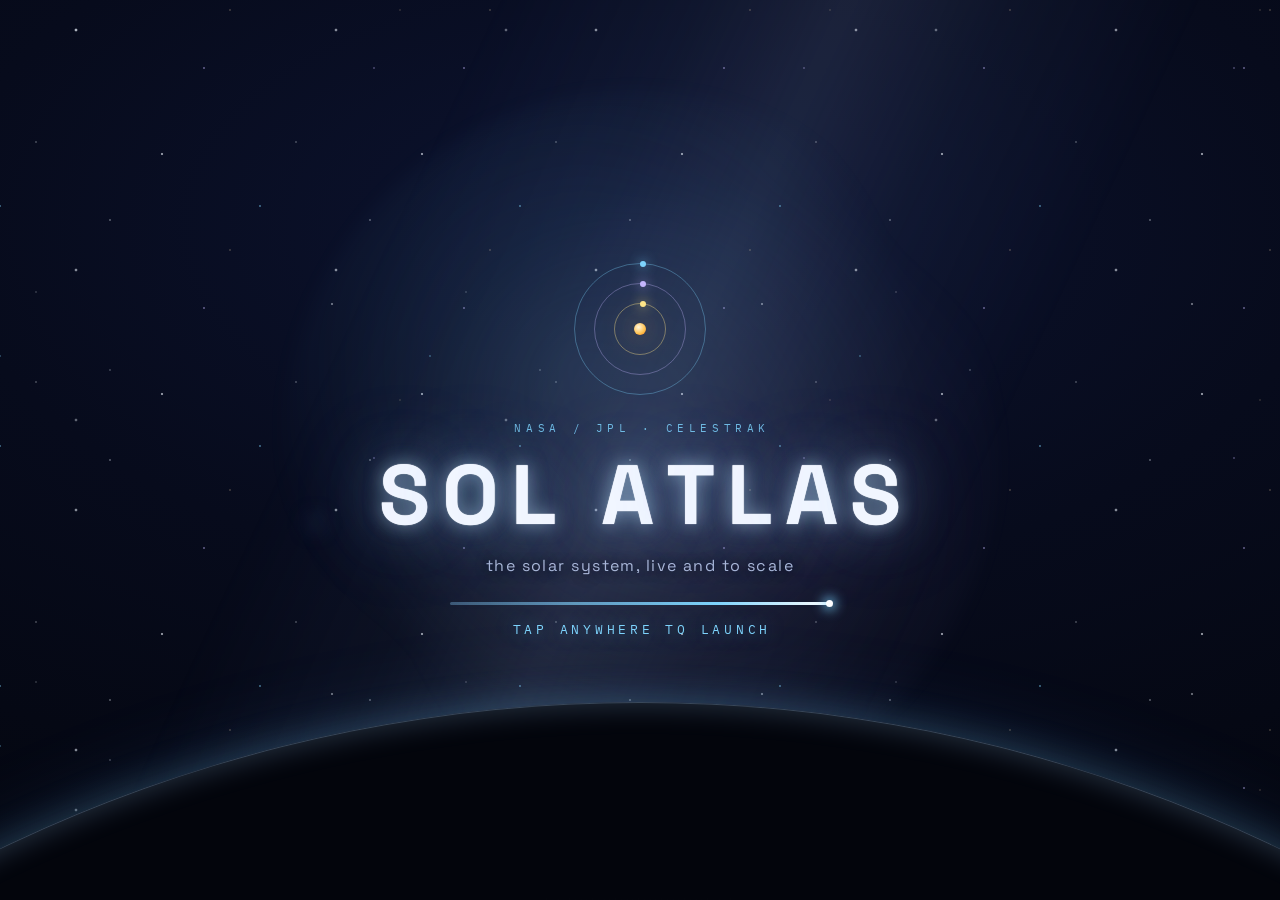
<file: index.html>
<!DOCTYPE html>
<html lang="en">
<head>
<meta charset="UTF-8">
<meta name="viewport" content="width=device-width, initial-scale=1.0, maximum-scale=1.0, user-scalable=no, viewport-fit=cover">
<meta name="theme-color" content="#05070f">
<meta name="description" content="Sol Atlas — the solar system, live and to scale. Real orbits for every charted world, moon and machine, from NASA/JPL and CelesTrak, propagated and rendered in your browser.">
<title>SOL ATLAS — the solar system, live and to scale</title>
<link rel="icon" href="data:image/svg+xml,<svg xmlns='http://www.w3.org/2000/svg' viewBox='0 0 100 100'><circle cx='50' cy='50' r='49' fill='%2305070f'/><circle cx='50' cy='50' r='42' fill='none' stroke='%237dd3fc' stroke-width='3' opacity='.6'/><circle cx='50' cy='50' r='29' fill='none' stroke='%23c4b5fd' stroke-width='3' opacity='.55'/><circle cx='50' cy='50' r='17' fill='none' stroke='%23fde68a' stroke-width='3' opacity='.6'/><circle cx='50' cy='50' r='11' fill='%23ffd479' opacity='.35'/><circle cx='50' cy='50' r='7.5' fill='%23ffd479'/><circle cx='50' cy='8' r='5.5' fill='%237dd3fc'/><circle cx='79' cy='50' r='5' fill='%23c4b5fd'/><circle cx='50' cy='67' r='4.5' fill='%23fde68a'/></svg>">
<link rel="preconnect" href="https://fonts.googleapis.com">
<link rel="preconnect" href="https://fonts.gstatic.com" crossorigin>
<link rel="stylesheet" href="https://fonts.googleapis.com/css2?family=Space+Grotesk:wght@400;500;600;700&family=IBM+Plex+Mono:wght@400;500&display=swap">
<link rel="stylesheet" href="css/style.css">
</head>
<body>

<canvas id="scene"></canvas>
<div id="sun-halo" aria-hidden="true"></div>
<div id="labels" aria-hidden="true"></div>

<!-- ======================= Loading overlay ======================= -->
<div id="loader">
  <div class="loader-band" aria-hidden="true"></div>
  <div class="loader-stars" aria-hidden="true"></div>
  <div class="loader-stars ls2" aria-hidden="true"></div>
  <span class="shoot s1" aria-hidden="true"></span>
  <span class="shoot s2" aria-hidden="true"></span>
  <div class="loader-glow" aria-hidden="true"></div>
  <div class="loader-limb" aria-hidden="true"></div>
  <div class="loader-core">
    <div class="loader-orbits" aria-hidden="true">
      <span class="lo lo1"></span><span class="lo lo2"></span><span class="lo lo3"></span>
      <span class="lo-sun"></span>
    </div>
    <p class="loader-eyebrow">NASA / JPL · CelesTrak</p>
    <h1 class="loader-title" aria-label="Sol Atlas"><span class="lt-flare" aria-hidden="true"></span><span style="--i:0">S</span><span style="--i:1">O</span><span style="--i:2">L</span><span class="lt-gap" style="--i:3">&nbsp;</span><span style="--i:4">A</span><span style="--i:5">T</span><span style="--i:6">L</span><span style="--i:7">A</span><span style="--i:8">S</span></h1>
    <p class="loader-sub">the solar system, live and to scale</p>
    <div class="loader-bar"><div id="loader-fill"></div></div>
    <p id="loader-status">initializing</p>
    <p id="loader-begin" class="loader-begin" hidden>tap anywhere to launch</p>
    <div id="loader-error" hidden>
      <p id="loader-error-msg">Could not reach the NASA/JPL API.</p>
      <button id="retry-btn" class="btn-accent">Retry</button>
    </div>
  </div>
</div>

<!-- ======================= Header ======================= -->
<header id="hud-top">
  <div class="brand">
    <svg class="brand-mark" viewBox="0 0 44 44" fill="none" aria-hidden="true">
      <circle cx="22" cy="22" r="19.5" stroke="rgba(125,211,252,0.45)" stroke-width="1"/>
      <circle cx="22" cy="22" r="13" stroke="rgba(196,181,253,0.4)" stroke-width="1"/>
      <circle cx="22" cy="22" r="7.5" stroke="rgba(253,230,138,0.45)" stroke-width="1"/>
      <circle cx="22" cy="22" r="3" fill="#ffd479"/>
      <g class="bm-o1"><circle cx="22" cy="2.5" r="1.9" fill="#7dd3fc"/></g>
      <g class="bm-o2"><circle cx="22" cy="9" r="1.7" fill="#c4b5fd"/></g>
      <g class="bm-o3"><circle cx="22" cy="14.5" r="1.5" fill="#fde68a"/></g>
    </svg>
    <div class="brand-text">
      <h1>Sol <em>Atlas</em></h1>
      <p class="tagline"><span class="live-dot" aria-hidden="true"></span>the solar system, live and to scale</p>
    </div>
  </div>
  <div class="stats">
    <div class="stat"><span id="stat-count" class="stat-num">0</span><span class="stat-label">natural&nbsp;objects</span></div>
    <div class="stat"><span id="stat-craft" class="stat-num man">0</span><span class="stat-label">man-made&nbsp;·&nbsp;functional</span></div>
    <div class="stat"><span id="stat-debris" class="stat-num debris">0</span><span class="stat-label">man-made&nbsp;·&nbsp;debris</span></div>
    <div class="stat hide-sm"><span id="stat-known" class="stat-num dim">1.5M+</span><span class="stat-label">known&nbsp;to&nbsp;date</span></div>
  </div>
  <div class="search-wrap">
    <svg class="search-ico" viewBox="0 0 24 24" fill="none" stroke="currentColor" stroke-width="2" stroke-linecap="round" aria-hidden="true">
      <circle cx="11" cy="11" r="7"/><path d="m20 20-3.8-3.8"/>
    </svg>
    <input id="search" type="search" aria-label="Search objects" placeholder="Search Apophis, Ceres, Europa…" autocomplete="off" spellcheck="false">
    <kbd class="search-kbd" aria-hidden="true">/</kbd>
    <ul id="search-results" hidden></ul>
  </div>
</header>

<!-- ======================= Mobile toggles ======================= -->
<div id="fab-col">
  <button id="fab-legend" class="fab" title="Populations" aria-label="Populations">◈</button>
  <button id="fab-cad" class="fab" title="Close approaches" aria-label="Close approaches">⚠</button>
  <button id="fab-sentry" class="fab" title="Sentry watchlist" aria-label="Sentry watchlist">☢</button>
  <button id="fab-events" class="fab" title="Upcoming" aria-label="Upcoming">◷</button>
  <button id="fab-sun" class="fab" title="Center on the Sun" aria-label="Center on the Sun">☀</button>
  <button id="fab-view" class="fab" title="Top-down view" aria-label="Toggle top-down view">⊙</button>
</div>

<!-- ======================= Legend / filters ======================= -->
<aside id="panel-legend" class="panel closed">
  <div class="panel-head"><h2>Populations</h2><button class="panel-close" data-close="panel-legend" aria-label="Close">✕</button></div>
  <ul id="legend-list"></ul>
  <div class="panel-foot">tap a population to show / hide it · ⓘ for what it means</div>
</aside>

<!-- ======================= Close approaches ======================= -->
<aside id="panel-cad" class="panel closed">
  <div class="panel-head"><h2>Close approaches <span class="sub">next 60 days · &lt; 10 lunar distances</span></h2><button class="panel-close" data-close="panel-cad" aria-label="Close">✕</button></div>
  <ul id="cad-list"><li class="cad-loading">querying JPL CNEOS…</li></ul>
</aside>

<!-- ======================= Sentry watchlist ======================= -->
<aside id="panel-sentry" class="panel closed">
  <div class="panel-head"><h2>Sentry watchlist <span class="sub"><span id="sentry-count">0</span> objects · non-zero Earth-impact odds</span></h2><button class="panel-close" data-close="panel-sentry" aria-label="Close">✕</button></div>
  <ul id="sentry-list"><li class="cad-loading">querying JPL CNEOS Sentry…</li></ul>
</aside>

<!-- ======================= Upcoming events ======================= -->
<aside id="panel-events" class="panel closed">
  <div class="panel-head"><h2>Upcoming <span class="sub">close approaches, comet perihelia, oppositions &amp; showers</span></h2><button class="panel-close" data-close="panel-events" aria-label="Close">✕</button></div>
  <ul id="events-list"><li class="cad-loading">computing events…</li></ul>
</aside>

<!-- ======================= Selected object card ======================= -->
<aside id="panel-info" class="panel" hidden>
  <div class="panel-head"><h2 id="info-name">—</h2><button class="panel-close" data-close="panel-info" aria-label="Close">✕</button></div>
  <p id="info-class" class="info-class">—</p>
  <div id="info-preview">
    <canvas id="preview-canvas"></canvas>
    <img id="preview-img" alt="" hidden>
    <span id="preview-cap" class="preview-cap"></span>
  </div>
  <div id="info-badges" class="info-badges"></div>
  <dl id="info-grid">
    <div><dt>semi-major axis</dt><dd id="info-a">—</dd></div>
    <div><dt>eccentricity</dt><dd id="info-e">—</dd></div>
    <div><dt>inclination</dt><dd id="info-i">—</dd></div>
    <div><dt>orbital period</dt><dd id="info-per">—</dd></div>
    <div><dt>distance from Sun</dt><dd id="info-r">—</dd></div>
    <div><dt id="info-d-label">diameter</dt><dd id="info-d">—</dd></div>
    <div id="info-row-q" hidden><dt>perihelion</dt><dd id="info-q">—</dd></div>
    <div id="info-row-albedo" hidden><dt>albedo</dt><dd id="info-albedo">—</dd></div>
    <div id="info-row-rot" hidden><dt>rotation</dt><dd id="info-rot">—</dd></div>
    <div id="info-row-spec" hidden><dt>spectral type</dt><dd id="info-spec">—</dd></div>
    <div id="info-row-moid" hidden><dt>Earth MOID</dt><dd id="info-moid">—</dd></div>
    <div id="info-row-lastobs" hidden><dt>last observed</dt><dd id="info-lastobs">—</dd></div>
    <div id="info-row-arc" hidden><dt>observation arc</dt><dd id="info-arc">—</dd></div>
  </dl>
  <p id="info-caveat" class="info-caveat" hidden></p>
  <div id="info-sat" hidden>
    <dl class="sat-grid">
      <div><dt>orbit</dt><dd id="sat-regime">—</dd></div>
      <div><dt>altitude</dt><dd id="sat-alt">—</dd></div>
      <div><dt>period</dt><dd id="sat-period">—</dd></div>
      <div><dt>inclination</dt><dd id="sat-inc">—</dd></div>
    </dl>
    <p class="sat-src">live TLE · CelesTrak / SGP4 · positions valid near present</p>
  </div>
  <div id="info-craft" hidden>
    <p id="craft-note" class="craft-note"></p>
    <dl class="sat-grid">
      <div><dt>distance from Sun</dt><dd id="craft-r">—</dd></div>
      <div><dt>speed</dt><dd id="craft-v">—</dd></div>
      <div><dt>launched</dt><dd id="craft-launch">—</dd></div>
      <div><dt>status</dt><dd id="craft-status">—</dd></div>
    </dl>
    <p class="sat-src">trajectory: NASA/JPL Horizons</p>
  </div>
  <div id="info-region" hidden>
    <p id="region-desc" class="craft-note"></p>
    <dl id="region-grid" class="sat-grid"></dl>
    <p id="region-src" class="sat-src"></p>
  </div>
  <a id="info-link" class="info-link" target="_blank" rel="noopener" hidden>full record · JPL Small-Body Database ↗</a>
</aside>

<!-- ======================= Time controls ======================= -->
<footer id="hud-bottom">
  <div class="time-readout">
    <span id="sim-date">—</span>
    <button id="btn-now" title="Jump to the present">Now</button>
    <button id="btn-share" title="Copy a link to this exact view">Share</button>
    <button id="btn-tour" title="Auto-fly through the highlights">Tour</button>
  </div>
  <div class="time-stack">
    <div class="time-controls">
      <button id="btn-rev" class="tbtn" title="Reverse time" aria-label="Reverse time">⏴</button>
      <button id="btn-play" class="tbtn tbtn-main" title="Play / pause" aria-label="Play or pause">❚❚</button>
      <div class="speed-chips" id="speed-chips" title="Simulation speed — sim time elapsed per real second">
        <button data-dps="1">1 d/s</button>
        <button data-dps="7">1 wk/s</button>
        <button data-dps="30" class="on">1 mo/s</button>
        <button data-dps="182">6 mo/s</button>
        <button data-dps="1826">5 yr/s</button>
      </div>
    </div>
    <div id="zoom-bar" title="Click or drag to zoom" role="slider" aria-label="Zoom level" tabindex="0" aria-valuemin="0" aria-valuemax="100" aria-valuenow="0">
      <span class="zb-track"></span>
      <span class="zb-oort" id="zb-oort"></span>
      <span class="zb-tick" id="zb-earth" title="Earth"></span>
      <span class="zb-tick" id="zb-neptune" title="Neptune"></span>
      <span class="zb-tick" id="zb-kuiper" title="Kuiper Belt"></span>
      <span class="zb-thumb" id="zoom-thumb"></span>
    </div>
  </div>
  <div class="credit hide-sm">data: <a href="https://ssd-api.jpl.nasa.gov/" target="_blank" rel="noopener">NASA/JPL</a> · <a href="https://celestrak.org/" target="_blank" rel="noopener">CelesTrak</a><span id="snap-date"></span></div>
</footer>

<div id="scale-bar" aria-hidden="true"><span id="scale-line"></span><span id="scale-text">—</span></div>

<div id="hint">drag to orbit · scroll / pinch to zoom · tap an asteroid</div>
<div id="tour-hud" hidden></div>

<script src="js/satellite.min.js"></script>
<script src="js/app.js"></script>
</body>
</html>
</file>
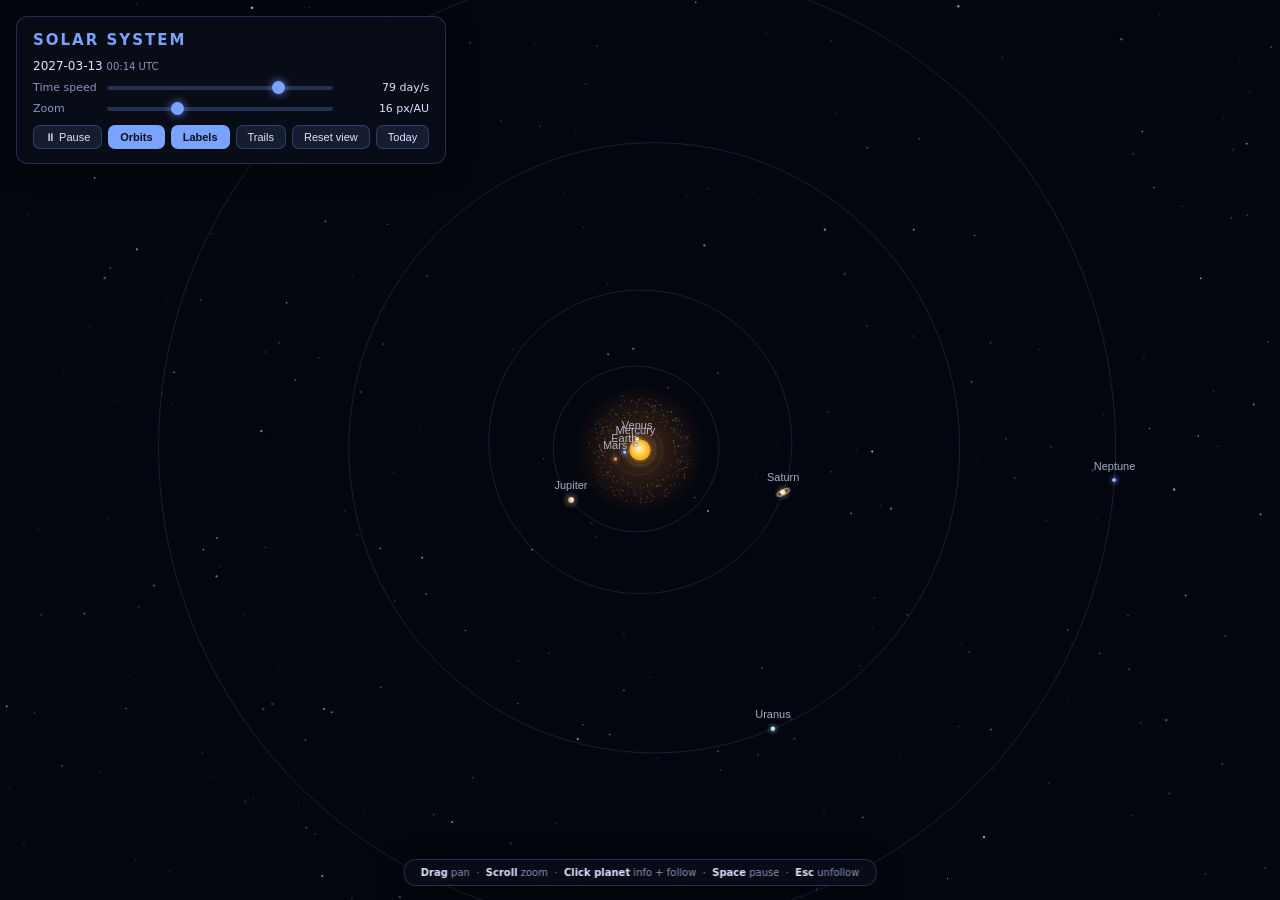
<file: solar-system/index.html>
<!DOCTYPE html>
<html lang="en">
<head>
<meta charset="UTF-8">
<meta name="viewport" content="width=device-width, initial-scale=1.0">
<title>Solar System Simulation</title>
<style>
  :root {
    --panel-bg: rgba(10, 14, 26, 0.82);
    --panel-border: rgba(120, 160, 255, 0.25);
    --accent: #7aa2ff;
    --text: #dce4ff;
    --text-dim: #8a94b8;
  }
  * { margin: 0; padding: 0; box-sizing: border-box; }
  html, body { height: 100%; overflow: hidden; background: #000; }
  body {
    font-family: 'Segoe UI', system-ui, -apple-system, sans-serif;
    color: var(--text);
    user-select: none;
  }
  #space { display: block; width: 100vw; height: 100vh; cursor: grab; }
  #space.dragging { cursor: grabbing; }

  .panel {
    position: fixed;
    background: var(--panel-bg);
    border: 1px solid var(--panel-border);
    border-radius: 12px;
    backdrop-filter: blur(8px);
    padding: 14px 16px;
    box-shadow: 0 4px 24px rgba(0,0,0,0.5);
  }

  #hud {
    top: 16px; left: 16px;
    min-width: 250px;
  }
  #hud h1 {
    font-size: 15px;
    font-weight: 600;
    letter-spacing: 2px;
    text-transform: uppercase;
    color: var(--accent);
    margin-bottom: 10px;
  }
  .row { display: flex; align-items: center; gap: 10px; margin: 8px 0; }
  .row label { font-size: 11px; color: var(--text-dim); width: 64px; flex-shrink: 0; }
  .row output { font-size: 11px; min-width: 86px; text-align: right; font-variant-numeric: tabular-nums; }
  input[type="range"] {
    -webkit-appearance: none;
    flex: 1;
    height: 4px;
    border-radius: 2px;
    background: rgba(122,162,255,0.25);
    outline: none;
  }
  input[type="range"]::-webkit-slider-thumb {
    -webkit-appearance: none;
    width: 13px; height: 13px;
    border-radius: 50%;
    background: var(--accent);
    cursor: pointer;
    box-shadow: 0 0 8px rgba(122,162,255,0.8);
  }
  .btns { display: flex; gap: 6px; margin-top: 10px; flex-wrap: wrap; }
  button {
    background: rgba(122,162,255,0.12);
    border: 1px solid var(--panel-border);
    color: var(--text);
    border-radius: 7px;
    padding: 5px 11px;
    font-size: 11px;
    cursor: pointer;
    transition: background 0.15s;
  }
  button:hover { background: rgba(122,162,255,0.3); }
  button.active { background: var(--accent); color: #0a0e1a; font-weight: 600; }

  #date {
    font-size: 12px;
    color: var(--text);
    font-variant-numeric: tabular-nums;
    margin-bottom: 4px;
  }
  #date span { color: var(--text-dim); font-size: 10px; }

  #info {
    top: 16px; right: 16px;
    width: 270px;
    display: none;
  }
  #info.visible { display: block; }
  #info h2 { font-size: 17px; margin-bottom: 2px; }
  #info .subtitle { font-size: 11px; color: var(--text-dim); margin-bottom: 10px; }
  #info table { width: 100%; border-collapse: collapse; font-size: 11px; }
  #info td { padding: 3px 0; }
  #info td:first-child { color: var(--text-dim); }
  #info td:last-child { text-align: right; font-variant-numeric: tabular-nums; }
  #info .close {
    position: absolute; top: 8px; right: 10px;
    background: none; border: none; color: var(--text-dim);
    font-size: 16px; cursor: pointer; padding: 2px 6px;
  }
  #info .close:hover { color: var(--text); }

  #help {
    bottom: 14px; left: 50%;
    transform: translateX(-50%);
    font-size: 10px;
    color: var(--text-dim);
    padding: 7px 16px;
    white-space: nowrap;
  }
  #help b { color: var(--text); font-weight: 600; }

  @media (max-width: 640px) {
    #help { display: none; }
    #info { width: calc(100vw - 32px); top: auto; bottom: 16px; }
  }
</style>
</head>
<body>
<canvas id="space"></canvas>

<div id="hud" class="panel">
  <h1>Solar System</h1>
  <div id="date">—</div>
  <div class="row">
    <label>Time speed</label>
    <input type="range" id="speed" min="-100" max="100" value="55" step="1">
    <output id="speedOut"></output>
  </div>
  <div class="row">
    <label>Zoom</label>
    <input type="range" id="zoom" min="0" max="100" value="30" step="0.5">
    <output id="zoomOut"></output>
  </div>
  <div class="btns">
    <button id="pauseBtn">⏸ Pause</button>
    <button id="orbitsBtn" class="active">Orbits</button>
    <button id="labelsBtn" class="active">Labels</button>
    <button id="trailsBtn">Trails</button>
    <button id="resetBtn">Reset view</button>
    <button id="todayBtn">Today</button>
  </div>
</div>

<div id="info" class="panel">
  <button class="close" id="infoClose">✕</button>
  <h2 id="infoName"></h2>
  <div class="subtitle" id="infoSub"></div>
  <table id="infoTable"></table>
</div>

<div id="help" class="panel">
  <b>Drag</b> pan &nbsp;·&nbsp; <b>Scroll</b> zoom &nbsp;·&nbsp; <b>Click planet</b> info + follow &nbsp;·&nbsp; <b>Space</b> pause &nbsp;·&nbsp; <b>Esc</b> unfollow
</div>

<script>
"use strict";

// ---------------------------------------------------------------------------
// Orbital mechanics — J2000 Keplerian elements (a in AU, angles in degrees,
// rates per Julian century). Source: JPL approximate planetary positions.
// ---------------------------------------------------------------------------
const PLANETS = [
  { name: "Mercury", color: "#b5a99a", radiusKm: 2440,  glow: "#c7bcae",
    a: 0.38709927, e: 0.20563593, I: 7.00497902, L: 252.25032350, w: 77.45779628, O: 48.33076593,
    da: 0.00000037, de: 0.00001906, dI: -0.00594749, dL: 149472.67411175, dw: 0.16047689, dO: -0.12534081,
    info: { "Mean distance": "57.9 million km", "Orbital period": "88 days", "Day length": "59 Earth days", "Surface temp": "−173 to 427 °C", "Moons": "0" } },
  { name: "Venus", color: "#e6c98c", radiusKm: 6052, glow: "#f0d9a8",
    a: 0.72333566, e: 0.00677672, I: 3.39467605, L: 181.97909950, w: 131.60246718, O: 76.67984255,
    da: 0.00000390, de: -0.00004107, dI: -0.00078890, dL: 58517.81538729, dw: 0.00268329, dO: -0.27769418,
    info: { "Mean distance": "108.2 million km", "Orbital period": "225 days", "Day length": "243 Earth days (retrograde)", "Surface temp": "464 °C", "Moons": "0" } },
  { name: "Earth", color: "#6b93d6", radiusKm: 6371, glow: "#8fb4e8",
    a: 1.00000261, e: 0.01671123, I: -0.00001531, L: 100.46457166, w: 102.93768193, O: 0.0,
    da: 0.00000562, de: -0.00004392, dI: -0.01294668, dL: 35999.37244981, dw: 0.32327364, dO: 0.0,
    moons: [{ name: "Moon", dist: 16, period: 27.3, size: 1.6, color: "#aaa" }],
    info: { "Mean distance": "149.6 million km", "Orbital period": "365.25 days", "Day length": "24 hours", "Surface temp": "−88 to 58 °C", "Moons": "1" } },
  { name: "Mars", color: "#c1623b", radiusKm: 3390, glow: "#d97e57",
    a: 1.52371034, e: 0.09339410, I: 1.84969142, L: -4.55343205, w: -23.94362959, O: 49.55953891,
    da: 0.00001847, de: 0.00007882, dI: -0.00813131, dL: 19140.30268499, dw: 0.44441088, dO: -0.29257343,
    moons: [{ name: "Phobos", dist: 9, period: 0.32, size: 1.1, color: "#998877" },
            { name: "Deimos", dist: 13, period: 1.26, size: 0.9, color: "#887766" }],
    info: { "Mean distance": "227.9 million km", "Orbital period": "687 days", "Day length": "24.6 hours", "Surface temp": "−153 to 20 °C", "Moons": "2" } },
  { name: "Jupiter", color: "#d8b48f", radiusKm: 69911, glow: "#e8c9a5",
    a: 5.20288700, e: 0.04838624, I: 1.30439695, L: 34.39644051, w: 14.72847983, O: 100.47390909,
    da: -0.00011607, de: -0.00013253, dI: -0.00183714, dL: 3034.74612775, dw: 0.21252668, dO: 0.20469106,
    bands: true,
    moons: [{ name: "Io", dist: 17, period: 1.77, size: 1.4, color: "#e8d44f" },
            { name: "Europa", dist: 21, period: 3.55, size: 1.3, color: "#c8b89a" },
            { name: "Ganymede", dist: 26, period: 7.15, size: 1.8, color: "#9a8f80" },
            { name: "Callisto", dist: 32, period: 16.7, size: 1.6, color: "#766a5d" }],
    info: { "Mean distance": "778.5 million km", "Orbital period": "11.9 years", "Day length": "9.9 hours", "Cloud-top temp": "−108 °C", "Moons": "95" } },
  { name: "Saturn", color: "#e3d3a3", radiusKm: 58232, glow: "#efe2bb", rings: true,
    a: 9.53667594, e: 0.05386179, I: 2.48599187, L: 49.95424423, w: 92.59887831, O: 113.66242448,
    da: -0.00125060, de: -0.00050991, dI: 0.00193609, dL: 1222.49362201, dw: -0.41897216, dO: -0.28867794,
    moons: [{ name: "Titan", dist: 30, period: 15.9, size: 1.7, color: "#d9a441" }],
    info: { "Mean distance": "1.43 billion km", "Orbital period": "29.5 years", "Day length": "10.7 hours", "Cloud-top temp": "−139 °C", "Moons": "146" } },
  { name: "Uranus", color: "#9bd4d9", radiusKm: 25362, glow: "#b5e3e8",
    a: 19.18916464, e: 0.04725744, I: 0.77263783, L: 313.23810451, w: 170.95427630, O: 74.01692503,
    da: -0.00196176, de: -0.00004397, dI: -0.00242939, dL: 428.48202785, dw: 0.40805281, dO: 0.04240589,
    info: { "Mean distance": "2.87 billion km", "Orbital period": "84 years", "Day length": "17.2 hours (retrograde)", "Cloud-top temp": "−197 °C", "Moons": "28" } },
  { name: "Neptune", color: "#5b7fdb", radiusKm: 24622, glow: "#7a9af0",
    a: 30.06992276, e: 0.00859048, I: 1.77004347, L: -55.12002969, w: 44.96476227, O: 131.78422574,
    da: 0.00026291, de: 0.00005105, dI: 0.00035372, dL: 218.45945325, dw: -0.32241464, dO: -0.00508664,
    moons: [{ name: "Triton", dist: 14, period: 5.88, size: 1.4, color: "#c0c8d8" }],
    info: { "Mean distance": "4.50 billion km", "Orbital period": "165 years", "Day length": "16.1 hours", "Cloud-top temp": "−201 °C", "Moons": "16" } },
];

const SUN_INFO = {
  name: "Sun", subtitle: "G-type main-sequence star",
  info: { "Radius": "696,340 km (109 × Earth)", "Mass": "99.86% of solar system", "Surface temp": "5,505 °C", "Core temp": "~15 million °C", "Age": "4.6 billion years" }
};

const DEG = Math.PI / 180;
const J2000 = Date.UTC(2000, 0, 1, 12); // ms

// Solve Kepler's equation M = E - e·sin(E) via Newton iteration.
function eccentricAnomaly(M, e) {
  let E = e < 0.8 ? M : Math.PI;
  for (let i = 0; i < 8; i++) {
    const dE = (E - e * Math.sin(E) - M) / (1 - e * Math.cos(E));
    E -= dE;
    if (Math.abs(dE) < 1e-8) break;
  }
  return E;
}

// Heliocentric ecliptic position (AU) of a planet at time t (ms since epoch).
function planetPosition(p, tMs) {
  const T = (tMs - J2000) / (86400000 * 36525); // Julian centuries since J2000
  const a = p.a + p.da * T;
  const e = p.e + p.de * T;
  const I = (p.I + p.dI * T) * DEG;
  const L = (p.L + p.dL * T) * DEG;
  const w = (p.w + p.dw * T) * DEG;   // longitude of perihelion
  const O = (p.O + p.dO * T) * DEG;   // longitude of ascending node

  const omega = w - O;                // argument of perihelion
  let M = L - w;                      // mean anomaly
  M = ((M % (2 * Math.PI)) + 3 * Math.PI) % (2 * Math.PI) - Math.PI;

  const E = eccentricAnomaly(M, e);
  const xp = a * (Math.cos(E) - e);
  const yp = a * Math.sqrt(1 - e * e) * Math.sin(E);

  const cosw = Math.cos(omega), sinw = Math.sin(omega);
  const cosO = Math.cos(O), sinO = Math.sin(O);
  const cosI = Math.cos(I);
  // Project onto the ecliptic plane (top-down view, z discarded)
  const x = (cosw * cosO - sinw * sinO * cosI) * xp + (-sinw * cosO - cosw * sinO * cosI) * yp;
  const y = (cosw * sinO + sinw * cosO * cosI) * xp + (-sinw * sinO + cosw * cosO * cosI) * yp;
  return { x, y };
}

// ---------------------------------------------------------------------------
// Renderer state
// ---------------------------------------------------------------------------
const canvas = document.getElementById("space");
const ctx = canvas.getContext("2d");
let W = 0, H = 0, dpr = 1;

const view = {
  scale: 38,          // px per AU (log slider drives this)
  cx: 0, cy: 0,       // pan offset in AU
  follow: null,       // planet being followed
};
const state = {
  simTime: Date.now(),
  daysPerSec: 5,
  paused: false,
  showOrbits: true,
  showLabels: true,
  showTrails: false,
};
const trails = new Map(); // name -> [{x,y}]
const TRAIL_MAX = 400;

// Starfield (regenerated on resize)
let stars = [];
function makeStars() {
  stars = [];
  const n = Math.floor(W * H / 3000);
  for (let i = 0; i < n; i++) {
    stars.push({
      x: Math.random() * W, y: Math.random() * H,
      r: Math.random() * 1.1 + 0.2,
      a: Math.random() * 0.7 + 0.15,
      tw: Math.random() * Math.PI * 2,
      tws: Math.random() * 1.5 + 0.3,
    });
  }
}

// Asteroid belt: fixed random orbital phases between Mars and Jupiter
const asteroids = [];
for (let i = 0; i < 450; i++) {
  asteroids.push({
    a: 2.1 + Math.random() * 1.2,
    phase: Math.random() * Math.PI * 2,
    speed: 0.9 + Math.random() * 0.4, // relative angular speed factor
    r: Math.random() * 0.9 + 0.3,
  });
}

function resize() {
  dpr = window.devicePixelRatio || 1;
  W = window.innerWidth; H = window.innerHeight;
  canvas.width = W * dpr; canvas.height = H * dpr;
  canvas.style.width = W + "px"; canvas.style.height = H + "px";
  ctx.setTransform(dpr, 0, 0, dpr, 0, 0);
  makeStars();
}
window.addEventListener("resize", resize);
resize();

function worldToScreen(x, y) {
  return [W / 2 + (x - view.cx) * view.scale, H / 2 + (y - view.cy) * view.scale];
}
function screenToWorld(sx, sy) {
  return [(sx - W / 2) / view.scale + view.cx, (sy - H / 2) / view.scale + view.cy];
}

// Display radius: log-compressed real radii so everything is visible.
function displayRadius(p) {
  const base = Math.log10(p.radiusKm / 1000) * 2.6;
  const zoomBoost = Math.min(1.6, Math.max(0.7, view.scale / 60));
  return Math.max(2.2, base * zoomBoost);
}
function sunRadius() {
  return Math.max(7, Math.min(26, view.scale * 0.10 + 9));
}

// ---------------------------------------------------------------------------
// Drawing
// ---------------------------------------------------------------------------
function drawStars(t) {
  for (const s of stars) {
    const a = s.a * (0.6 + 0.4 * Math.sin(t * 0.001 * s.tws + s.tw));
    ctx.globalAlpha = a;
    ctx.fillStyle = "#cdd6f4";
    ctx.beginPath();
    ctx.arc(s.x, s.y, s.r, 0, Math.PI * 2);
    ctx.fill();
  }
  ctx.globalAlpha = 1;
}

function drawOrbit(p) {
  // Sample the actual perturbed ellipse over one period
  ctx.strokeStyle = "rgba(122,162,255,0.16)";
  ctx.lineWidth = 1;
  ctx.beginPath();
  const periodDays = 365.25 * Math.pow(p.a, 1.5);
  const steps = 128;
  for (let i = 0; i <= steps; i++) {
    const t = state.simTime + (i / steps) * periodDays * 86400000;
    const pos = planetPosition(p, t);
    const [sx, sy] = worldToScreen(pos.x, pos.y);
    i === 0 ? ctx.moveTo(sx, sy) : ctx.lineTo(sx, sy);
  }
  ctx.stroke();
}

function drawSun(t) {
  const [sx, sy] = worldToScreen(0, 0);
  const r = sunRadius();
  const pulse = 1 + 0.04 * Math.sin(t * 0.002);

  const glow = ctx.createRadialGradient(sx, sy, 0, sx, sy, r * 6 * pulse);
  glow.addColorStop(0, "rgba(255, 200, 80, 0.55)");
  glow.addColorStop(0.3, "rgba(255, 150, 40, 0.18)");
  glow.addColorStop(1, "rgba(255, 120, 20, 0)");
  ctx.fillStyle = glow;
  ctx.beginPath();
  ctx.arc(sx, sy, r * 6 * pulse, 0, Math.PI * 2);
  ctx.fill();

  const body = ctx.createRadialGradient(sx - r * 0.2, sy - r * 0.2, 0, sx, sy, r);
  body.addColorStop(0, "#fff7d6");
  body.addColorStop(0.55, "#ffd24a");
  body.addColorStop(1, "#ff9a1f");
  ctx.fillStyle = body;
  ctx.beginPath();
  ctx.arc(sx, sy, r, 0, Math.PI * 2);
  ctx.fill();
}

function drawPlanet(p, pos, t) {
  const [sx, sy] = worldToScreen(pos.x, pos.y);
  const r = displayRadius(p);
  if (sx < -60 || sx > W + 60 || sy < -60 || sy > H + 60) return;

  // Saturn's rings render behind the planet body
  if (p.rings) {
    ctx.save();
    ctx.translate(sx, sy);
    ctx.rotate(-0.45);
    ctx.strokeStyle = "rgba(220, 200, 150, 0.55)";
    ctx.lineWidth = r * 0.55;
    ctx.beginPath();
    ctx.ellipse(0, 0, r * 2.0, r * 0.75, 0, 0, Math.PI * 2);
    ctx.stroke();
    ctx.strokeStyle = "rgba(180, 160, 120, 0.3)";
    ctx.lineWidth = r * 0.22;
    ctx.beginPath();
    ctx.ellipse(0, 0, r * 2.5, r * 0.95, 0, 0, Math.PI * 2);
    ctx.stroke();
    ctx.restore();
  }

  // Soft glow
  const glow = ctx.createRadialGradient(sx, sy, 0, sx, sy, r * 2.6);
  glow.addColorStop(0, p.glow + "55");
  glow.addColorStop(1, p.glow + "00");
  ctx.fillStyle = glow;
  ctx.beginPath();
  ctx.arc(sx, sy, r * 2.6, 0, Math.PI * 2);
  ctx.fill();

  // Body, lit from the sun's direction
  const sunAngle = Math.atan2(-pos.y, -pos.x);
  const lx = sx + Math.cos(sunAngle) * r * 0.45;
  const ly = sy + Math.sin(sunAngle) * r * 0.45;
  const body = ctx.createRadialGradient(lx, ly, r * 0.1, sx, sy, r * 1.15);
  body.addColorStop(0, lighten(p.color, 0.35));
  body.addColorStop(0.6, p.color);
  body.addColorStop(1, darken(p.color, 0.55));
  ctx.fillStyle = body;
  ctx.beginPath();
  ctx.arc(sx, sy, r, 0, Math.PI * 2);
  ctx.fill();

  // Jupiter cloud bands
  if (p.bands && r > 5) {
    ctx.save();
    ctx.beginPath();
    ctx.arc(sx, sy, r, 0, Math.PI * 2);
    ctx.clip();
    ctx.globalAlpha = 0.25;
    ctx.fillStyle = "#a0764f";
    for (let i = -2; i <= 2; i++) {
      ctx.fillRect(sx - r, sy + i * r * 0.38 - r * 0.08, r * 2, r * 0.16);
    }
    ctx.restore();
    ctx.globalAlpha = 1;
  }

  // Moons (decorative, scaled distances)
  if (p.moons && view.scale > 26) {
    for (const m of p.moons) {
      const ang = (state.simTime / 86400000 / m.period) * Math.PI * 2;
      const md = r + m.dist * Math.min(1, view.scale / 120);
      const mx = sx + Math.cos(ang) * md;
      const my = sy + Math.sin(ang) * md;
      ctx.fillStyle = m.color;
      ctx.beginPath();
      ctx.arc(mx, my, m.size * Math.min(1, view.scale / 100), 0, Math.PI * 2);
      ctx.fill();
    }
  }

  // Label
  if (state.showLabels) {
    ctx.fillStyle = view.follow === p ? "#ffffff" : "rgba(220, 228, 255, 0.75)";
    ctx.font = (view.follow === p ? "600 " : "") + "11px 'Segoe UI', sans-serif";
    ctx.textAlign = "center";
    ctx.fillText(p.name, sx, sy - r - 8);
  }

  // Follow indicator
  if (view.follow === p) {
    ctx.strokeStyle = "rgba(122,162,255,0.8)";
    ctx.lineWidth = 1.2;
    ctx.setLineDash([4, 4]);
    ctx.beginPath();
    ctx.arc(sx, sy, r + 7, 0, Math.PI * 2);
    ctx.stroke();
    ctx.setLineDash([]);
  }

  p._screen = { x: sx, y: sy, r };
}

function drawTrails() {
  for (const p of PLANETS) {
    const tr = trails.get(p.name);
    if (!tr || tr.length < 2) continue;
    ctx.lineWidth = 1.4;
    for (let i = 1; i < tr.length; i++) {
      const [x1, y1] = worldToScreen(tr[i - 1].x, tr[i - 1].y);
      const [x2, y2] = worldToScreen(tr[i].x, tr[i].y);
      ctx.strokeStyle = p.color + Math.floor((i / tr.length) * 160).toString(16).padStart(2, "0");
      ctx.beginPath();
      ctx.moveTo(x1, y1);
      ctx.lineTo(x2, y2);
      ctx.stroke();
    }
  }
}

function drawAsteroids() {
  if (view.scale < 14) return;
  const baseAngSpeed = (state.simTime / 86400000) * (2 * Math.PI / (365.25 * Math.pow(2.7, 1.5)));
  ctx.fillStyle = "rgba(160, 150, 140, 0.5)";
  for (const ast of asteroids) {
    const ang = ast.phase + baseAngSpeed * ast.speed;
    const [sx, sy] = worldToScreen(Math.cos(ang) * ast.a, Math.sin(ang) * ast.a);
    if (sx < 0 || sx > W || sy < 0 || sy > H) continue;
    ctx.fillRect(sx, sy, ast.r, ast.r);
  }
}

function lighten(hex, amt) { return shade(hex, amt); }
function darken(hex, amt) { return shade(hex, -amt); }
function shade(hex, amt) {
  const n = parseInt(hex.slice(1), 16);
  let r = (n >> 16) & 255, g = (n >> 8) & 255, b = n & 255;
  r = Math.round(Math.min(255, Math.max(0, r + 255 * amt)));
  g = Math.round(Math.min(255, Math.max(0, g + 255 * amt)));
  b = Math.round(Math.min(255, Math.max(0, b + 255 * amt)));
  return `rgb(${r},${g},${b})`;
}

// ---------------------------------------------------------------------------
// Main loop
// ---------------------------------------------------------------------------
let lastFrame = performance.now();
function frame(now) {
  const dt = Math.min(0.1, (now - lastFrame) / 1000);
  lastFrame = now;

  if (!state.paused) {
    state.simTime += state.daysPerSec * 86400000 * dt;
    if (state.showTrails) {
      for (const p of PLANETS) {
        const pos = planetPosition(p, state.simTime);
        let tr = trails.get(p.name);
        if (!tr) { tr = []; trails.set(p.name, tr); }
        const last = tr[tr.length - 1];
        if (!last || Math.hypot(pos.x - last.x, pos.y - last.y) > p.a * 0.01) {
          tr.push(pos);
          if (tr.length > TRAIL_MAX) tr.shift();
        }
      }
    }
  }

  if (view.follow) {
    const pos = planetPosition(view.follow, state.simTime);
    view.cx = pos.x; view.cy = pos.y;
  }

  // Background
  ctx.fillStyle = "#04060f";
  ctx.fillRect(0, 0, W, H);
  drawStars(now);

  if (state.showOrbits) for (const p of PLANETS) drawOrbit(p);
  if (state.showTrails) drawTrails();
  drawAsteroids();
  drawSun(now);
  for (const p of PLANETS) drawPlanet(p, planetPosition(p, state.simTime), now);

  updateDateLabel();
  requestAnimationFrame(frame);
}

// ---------------------------------------------------------------------------
// UI wiring
// ---------------------------------------------------------------------------
const $ = id => document.getElementById(id);
const dateEl = $("date");

function updateDateLabel() {
  const d = new Date(state.simTime);
  dateEl.innerHTML = d.toISOString().slice(0, 10) + " <span>" + d.toISOString().slice(11, 16) + " UTC</span>";
}

// Speed slider: symmetric log scale, negative = time runs backwards
function sliderToSpeed(v) {
  if (v === 0) return 0;
  const sign = Math.sign(v);
  return sign * (Math.pow(10, Math.abs(v) / 25) - 1) * 0.5; // 0 .. ~5000 days/s
}
function formatSpeed(dps) {
  const abs = Math.abs(dps);
  let s;
  if (abs < 0.001) s = "paused";
  else if (abs < 1) s = (abs * 24).toFixed(1) + " hr/s";
  else if (abs < 365) s = abs.toFixed(abs < 10 ? 1 : 0) + " day/s";
  else s = (abs / 365.25).toFixed(1) + " yr/s";
  return (dps < 0 ? "−" : "") + s;
}
$("speed").addEventListener("input", e => {
  state.daysPerSec = sliderToSpeed(+e.target.value);
  $("speedOut").textContent = formatSpeed(state.daysPerSec);
});
state.daysPerSec = sliderToSpeed(55);
$("speedOut").textContent = formatSpeed(state.daysPerSec);

// Zoom slider: log scale from 2 px/AU (full system) to ~2000 px/AU
function sliderToScale(v) { return 2 * Math.pow(10, v / 33.3); }
function scaleToSlider(s) { return 33.3 * Math.log10(s / 2); }
$("zoom").addEventListener("input", e => {
  view.scale = sliderToScale(+e.target.value);
  $("zoomOut").textContent = view.scale.toFixed(0) + " px/AU";
});
view.scale = sliderToScale(30);
$("zoomOut").textContent = view.scale.toFixed(0) + " px/AU";

function syncZoomSlider() {
  $("zoom").value = Math.min(100, Math.max(0, scaleToSlider(view.scale)));
  $("zoomOut").textContent = view.scale.toFixed(0) + " px/AU";
}

$("pauseBtn").addEventListener("click", togglePause);
function togglePause() {
  state.paused = !state.paused;
  $("pauseBtn").textContent = state.paused ? "▶ Play" : "⏸ Pause";
  $("pauseBtn").classList.toggle("active", state.paused);
}
function toggleFlag(btn, key) {
  state[key] = !state[key];
  btn.classList.toggle("active", state[key]);
  if (key === "showTrails" && !state.showTrails) trails.clear();
}
$("orbitsBtn").addEventListener("click", e => toggleFlag(e.target, "showOrbits"));
$("labelsBtn").addEventListener("click", e => toggleFlag(e.target, "showLabels"));
$("trailsBtn").addEventListener("click", e => toggleFlag(e.target, "showTrails"));
$("resetBtn").addEventListener("click", () => {
  view.follow = null; view.cx = 0; view.cy = 0;
  view.scale = sliderToScale(30);
  syncZoomSlider();
  hideInfo();
});
$("todayBtn").addEventListener("click", () => { state.simTime = Date.now(); trails.clear(); });

// Info panel
function showInfo(body) {
  $("infoName").textContent = body.name;
  $("infoSub").textContent = body.subtitle ||
    (body.a < 2 ? "Terrestrial planet" : body.a < 11 ? "Gas giant" : "Ice giant");
  $("infoTable").innerHTML = Object.entries(body.info)
    .map(([k, v]) => `<tr><td>${k}</td><td>${v}</td></tr>`).join("");
  $("info").classList.add("visible");
}
function hideInfo() { $("info").classList.remove("visible"); }
$("infoClose").addEventListener("click", () => { hideInfo(); view.follow = null; });

// Mouse: drag to pan, wheel to zoom (anchored on cursor), click to select
let dragging = false, dragMoved = false, lastMx = 0, lastMy = 0;
canvas.addEventListener("mousedown", e => {
  dragging = true; dragMoved = false;
  lastMx = e.clientX; lastMy = e.clientY;
  canvas.classList.add("dragging");
});
window.addEventListener("mousemove", e => {
  if (!dragging) return;
  const dx = e.clientX - lastMx, dy = e.clientY - lastMy;
  if (Math.abs(dx) + Math.abs(dy) > 2) dragMoved = true;
  if (dragMoved) {
    view.follow = null;
    view.cx -= dx / view.scale;
    view.cy -= dy / view.scale;
  }
  lastMx = e.clientX; lastMy = e.clientY;
});
window.addEventListener("mouseup", e => {
  if (dragging && !dragMoved) handleClick(e.clientX, e.clientY);
  dragging = false;
  canvas.classList.remove("dragging");
});
canvas.addEventListener("wheel", e => {
  e.preventDefault();
  const [wx, wy] = screenToWorld(e.clientX, e.clientY);
  const factor = Math.exp(-e.deltaY * 0.0012);
  view.scale = Math.min(2000, Math.max(2, view.scale * factor));
  if (!view.follow) {
    // keep the point under the cursor fixed
    view.cx = wx - (e.clientX - W / 2) / view.scale;
    view.cy = wy - (e.clientY - H / 2) / view.scale;
  }
  syncZoomSlider();
}, { passive: false });

function handleClick(mx, my) {
  // Planets first (small targets), then the sun
  for (const p of PLANETS) {
    const s = p._screen;
    if (s && Math.hypot(mx - s.x, my - s.y) < Math.max(s.r + 6, 12)) {
      view.follow = p;
      showInfo(p);
      return;
    }
  }
  const [sx, sy] = worldToScreen(0, 0);
  if (Math.hypot(mx - sx, my - sy) < sunRadius() + 8) {
    view.follow = null; view.cx = 0; view.cy = 0;
    showInfo(SUN_INFO);
    return;
  }
  hideInfo();
}

// Touch: one finger pan, two finger pinch zoom
let touchDist = 0;
canvas.addEventListener("touchstart", e => {
  if (e.touches.length === 1) {
    lastMx = e.touches[0].clientX; lastMy = e.touches[0].clientY;
    dragMoved = false;
  } else if (e.touches.length === 2) {
    touchDist = Math.hypot(e.touches[0].clientX - e.touches[1].clientX,
                           e.touches[0].clientY - e.touches[1].clientY);
  }
}, { passive: true });
canvas.addEventListener("touchmove", e => {
  e.preventDefault();
  if (e.touches.length === 1) {
    const dx = e.touches[0].clientX - lastMx, dy = e.touches[0].clientY - lastMy;
    if (Math.abs(dx) + Math.abs(dy) > 3) { dragMoved = true; view.follow = null; }
    view.cx -= dx / view.scale; view.cy -= dy / view.scale;
    lastMx = e.touches[0].clientX; lastMy = e.touches[0].clientY;
  } else if (e.touches.length === 2) {
    const d = Math.hypot(e.touches[0].clientX - e.touches[1].clientX,
                         e.touches[0].clientY - e.touches[1].clientY);
    view.scale = Math.min(2000, Math.max(2, view.scale * d / touchDist));
    touchDist = d;
    syncZoomSlider();
  }
}, { passive: false });
canvas.addEventListener("touchend", e => {
  if (!dragMoved && e.changedTouches.length === 1 && e.touches.length === 0) {
    handleClick(e.changedTouches[0].clientX, e.changedTouches[0].clientY);
  }
}, { passive: true });

// Keyboard
window.addEventListener("keydown", e => {
  if (e.code === "Space") { e.preventDefault(); togglePause(); }
  else if (e.code === "Escape") { view.follow = null; hideInfo(); }
});

requestAnimationFrame(frame);
</script>
</body>
</html>
</file>
<file: css/style.css>
/* ============================================================
   Asteroid Atlas — style
   ============================================================ */

:root {
  --bg: #05070f;
  --ink: #e8edf7;
  --ink-dim: #8b94ab;
  --accent: #7dd3fc;
  --accent2: #c4b5fd;
  --glass: rgba(13, 18, 34, 0.62);
  --glass-border: rgba(140, 165, 220, 0.16);
  --glow: 0 0 24px rgba(125, 211, 252, 0.25);
  --radius: 16px;
  --font: "Space Grotesk", system-ui, -apple-system, "Segoe UI", sans-serif;
  --mono: "IBM Plex Mono", ui-monospace, "SF Mono", Menlo, monospace;
  --safe-b: env(safe-area-inset-bottom, 0px);
}

* { box-sizing: border-box; margin: 0; padding: 0; -webkit-tap-highlight-color: transparent; }

html, body {
  height: 100%;
  overflow: hidden;
  background: var(--bg);
  color: var(--ink);
  font-family: var(--font);
  overscroll-behavior: none;
}

#scene {
  position: fixed;
  inset: 0;
  width: 100%;
  height: 100%;
  display: block;
  touch-action: none;
  cursor: grab;
  background:
    radial-gradient(120% 90% at 70% 20%, #0b1226 0%, #070b18 45%, #04060d 100%);
}

/* CSS bloom that tracks the Sun's projected position */
#sun-halo {
  position: fixed;
  width: 320px;
  height: 320px;
  margin: -160px 0 0 -160px;
  left: 50%;
  top: 50%;
  pointer-events: none;
  border-radius: 50%;
  background:
    radial-gradient(circle, rgba(255, 244, 214, 0.55) 0%, rgba(255, 196, 110, 0.22) 18%,
      rgba(255, 150, 70, 0.07) 38%, transparent 62%);
  filter: blur(2px);
  transition: opacity 0.3s;
}

/* floating planet labels */
#labels { position: fixed; inset: 0; pointer-events: none; overflow: hidden; }
.pl-label {
  position: absolute;
  left: 0;
  top: 0;
  transform: translate(-50%, -150%);
  font-size: 11px;
  letter-spacing: 0.18em;
  text-transform: uppercase;
  color: rgba(232, 237, 247, 0.78);
  text-shadow: 0 0 8px rgba(0, 0, 0, 0.9);
  white-space: nowrap;
  transition: opacity 0.25s;
}
.pl-label.sel-marker {
  color: #fff;
  font-family: var(--mono);
  text-transform: none;
  letter-spacing: 0.04em;
  font-size: 12px;
  padding-bottom: 10px;
}
.pl-label.sel-marker::after {
  content: "";
  position: absolute;
  left: 50%;
  bottom: -2px;
  width: 10px;
  height: 10px;
  margin-left: -5px;
  border: 1.5px solid var(--accent);
  border-radius: 50%;
  box-shadow: 0 0 10px var(--accent);
  animation: ping 1.6s ease-out infinite;
}
@keyframes ping {
  0% { transform: scale(0.6); opacity: 1; }
  100% { transform: scale(2.2); opacity: 0; }
}

/* ============================================================
   Loader — cinematic launch sequence
   ============================================================ */
#loader {
  position: fixed;
  inset: 0;
  z-index: 60;
  display: flex;
  align-items: center;
  justify-content: center;
  overflow: hidden;
  background:
    radial-gradient(120% 90% at 50% 25%, #0c1330 0%, #070b1c 45%, #03050c 100%);
  transition: opacity 0.9s ease, visibility 0.9s, filter 0.9s ease;
}
#loader.done { opacity: 0; visibility: hidden; filter: blur(6px); pointer-events: none; }
#loader.done .loader-core { transform: scale(1.05); }
#loader.ready { cursor: pointer; }
#loader.ready #loader-status { display: none; }

#loader .loader-begin {
  font-family: var(--mono);
  font-size: 12.5px;
  letter-spacing: 0.3em;
  text-transform: uppercase;
  padding-left: 0.3em; /* optically recenter tracked text */
  color: var(--accent);
  text-shadow: 0 0 18px rgba(125, 211, 252, 0.55);
  animation: begin-pulse 2.1s ease-in-out infinite;
}
#loader .loader-begin[hidden] { display: none; }
@keyframes begin-pulse { 50% { opacity: 0.35; } }

/* parallax starfield: two drifting tiled layers */
.loader-stars {
  position: absolute;
  inset: -120px;
  background-image:
    radial-gradient(1.6px 1.6px at 22px 34px, rgba(240, 246, 255, 1), transparent 100%),
    radial-gradient(1.2px 1.2px at 120px 86px, rgba(125, 211, 252, 0.95), transparent 100%),
    radial-gradient(1.8px 1.8px at 196px 150px, rgba(240, 246, 255, 0.9), transparent 100%),
    radial-gradient(1.2px 1.2px at 64px 188px, rgba(196, 181, 253, 0.9), transparent 100%),
    radial-gradient(1px 1px at 156px 22px, rgba(240, 246, 255, 0.7), transparent 100%),
    radial-gradient(1.2px 1.2px at 230px 100px, rgba(240, 246, 255, 0.65), transparent 100%),
    radial-gradient(1px 1px at 90px 130px, rgba(255, 222, 173, 0.6), transparent 100%);
  background-size: 260px 240px;
  animation: star-drift 90s linear infinite;
}
.loader-stars.ls2 {
  background-size: 430px 390px;
  animation-duration: 160s;
  animation-direction: reverse;
  opacity: 0.7;
}
@keyframes star-drift { to { transform: translate3d(-260px, 120px, 0); } }

/* faint diagonal milky-way band */
.loader-band {
  position: absolute;
  inset: -25%;
  background: linear-gradient(115deg,
    transparent 36%, rgba(140, 170, 230, 0.05) 44%, rgba(176, 204, 255, 0.11) 50%,
    rgba(140, 170, 230, 0.05) 56%, transparent 64%);
  filter: blur(8px);
}

/* occasional shooting stars */
.shoot {
  position: absolute;
  width: 140px;
  height: 1.5px;
  border-radius: 99px;
  background: linear-gradient(90deg, transparent, #d6ecff);
  filter: drop-shadow(0 0 6px rgba(125, 211, 252, 0.9));
  opacity: 0;
  transform: rotate(16deg);
}
.shoot.s1 { top: 16%; left: -10%; animation: shoot 11s linear 2.5s infinite; }
.shoot.s2 { top: 58%; left: -14%; width: 100px; transform: rotate(11deg); animation: shoot 17s linear 9s infinite; }
@keyframes shoot {
  0%, 91% { opacity: 0; }
  93% { opacity: 1; }
  100% { opacity: 0; transform: rotate(16deg) translateX(115vw); }
}

/* planet limb rising from the bottom of the frame */
.loader-limb {
  position: absolute;
  left: 50%;
  top: 78%;
  width: 230vmax;
  height: 230vmax;
  transform: translateX(-50%);
  border-radius: 50%;
  background:
    radial-gradient(closest-side at 50% 12%, #0b1126 0%, #060a18 18%, #03050c 45%);
  box-shadow:
    0 -2px 36px rgba(125, 211, 252, 0.22),
    0 -1px 90px rgba(96, 165, 250, 0.14),
    inset 0 3px 28px rgba(165, 210, 255, 0.22);
  border-top: 1px solid rgba(170, 214, 255, 0.32);
}

/* soft nebula glow behind the core */
.loader-glow {
  position: absolute;
  width: min(720px, 90vw);
  height: min(720px, 90vw);
  border-radius: 50%;
  background:
    radial-gradient(circle at 42% 38%, rgba(125, 211, 252, 0.12) 0%, transparent 55%),
    radial-gradient(circle at 60% 60%, rgba(196, 181, 253, 0.1) 0%, transparent 55%);
  filter: blur(10px);
  animation: glow-breathe 7s ease-in-out infinite;
}
@keyframes glow-breathe { 50% { transform: scale(1.07); opacity: 0.85; } }

.loader-core {
  position: relative;
  display: flex;
  flex-direction: column;
  align-items: center;
  gap: 16px;
  padding: 0 24px;
  transition: transform 0.9s ease;
}
.loader-core > * { animation: rise-in 0.9s cubic-bezier(0.2, 0.7, 0.2, 1) both; }
.loader-core > :nth-child(2) { animation-delay: 0.12s; }
.loader-core > :nth-child(3) { animation-delay: 0.22s; }
.loader-core > :nth-child(4) { animation-delay: 0.34s; }
.loader-core > :nth-child(5) { animation-delay: 0.46s; }
.loader-core > :nth-child(6) { animation-delay: 0.55s; }
@keyframes rise-in {
  from { opacity: 0; transform: translateY(18px); }
}

.loader-eyebrow {
  font-family: var(--mono);
  font-size: 11px;
  letter-spacing: 0.42em;
  text-transform: uppercase;
  color: var(--accent);
  opacity: 0.85;
  text-shadow: 0 0 18px rgba(125, 211, 252, 0.45);
  margin-top: 6px;
  padding-left: 0.42em; /* optically recenter tracked text */
}

.loader-orbits { position: relative; width: 132px; height: 132px; margin-bottom: 4px; }
.lo {
  position: absolute;
  inset: 0;
  border: 1px solid rgba(125, 211, 252, 0.35);
  border-radius: 50%;
  animation: spin 3.4s linear infinite;
}
.lo::after {
  content: "";
  position: absolute;
  top: -3px;
  left: 50%;
  width: 6px;
  height: 6px;
  border-radius: 50%;
  background: var(--accent);
  box-shadow: 0 0 12px var(--accent);
}
.lo2 { inset: 20px; animation-duration: 2.2s; border-color: rgba(196, 181, 253, 0.35); }
.lo2::after { background: var(--accent2); box-shadow: 0 0 12px var(--accent2); }
.lo3 { inset: 40px; animation-duration: 1.4s; border-color: rgba(253, 224, 138, 0.4); }
.lo3::after { background: #fde68a; box-shadow: 0 0 12px #fde68a; }
.lo-sun {
  position: absolute;
  inset: 60px;
  border-radius: 50%;
  background: radial-gradient(circle at 38% 35%, #fff7df, #ffc14d 60%, #f97316);
  box-shadow: 0 0 30px rgba(255, 190, 80, 0.8);
  animation: breathe 2.4s ease-in-out infinite;
}
@keyframes spin { to { transform: rotate(360deg); } }
@keyframes breathe { 50% { transform: scale(1.12); } }

.loader-title {
  position: relative;
  font-size: clamp(22px, 7.6vw, 84px);
  font-weight: 700;
  text-transform: uppercase;
  line-height: 1.05;
  text-align: center;
  white-space: nowrap;
  letter-spacing: 0.14em;
  padding-left: 0.14em; /* optically recenter tracked text */
  animation: title-track 2.2s cubic-bezier(0.16, 0.8, 0.25, 1) both;
}
@keyframes title-track {
  from { letter-spacing: 0.46em; padding-left: 0.46em; }
  to { letter-spacing: 0.14em; padding-left: 0.14em; }
}
.loader-title > span {
  position: relative;
  z-index: 1;
  display: inline-block;
  color: #f1f6ff;
  text-shadow:
    0 0 1px #fff,
    0 0 18px rgba(190, 226, 255, 0.55),
    0 0 56px rgba(125, 211, 252, 0.4),
    0 2px 90px rgba(196, 181, 253, 0.35);
  animation: letter-in 0.8s cubic-bezier(0.2, 0.7, 0.2, 1) both;
  animation-delay: calc(0.25s + var(--i) * 0.05s);
}
@keyframes letter-in {
  from { opacity: 0; transform: translateY(16px) scale(1.12); filter: blur(12px); }
  to { opacity: 1; transform: none; filter: blur(0); }
}
/* anamorphic lens flare sweeping behind the wordmark */
.lt-flare {
  position: absolute;
  left: -12%;
  right: -12%;
  top: 54%;
  height: 2px;
  background: linear-gradient(90deg,
    transparent 0%, rgba(125, 211, 252, 0.5) 30%, #eaf6ff 50%,
    rgba(196, 181, 253, 0.5) 70%, transparent 100%);
  box-shadow: 0 0 22px 3px rgba(140, 200, 255, 0.5);
  transform-origin: 50% 50%;
  animation: flare-in 2.6s cubic-bezier(0.2, 0.7, 0.2, 1) 0.5s both,
             flare-pulse 6s ease-in-out 3.2s infinite;
}
@keyframes flare-in {
  from { opacity: 0; transform: scaleX(0); }
  60% { opacity: 1; }
  to { opacity: 0.8; transform: scaleX(1); }
}
@keyframes flare-pulse { 50% { opacity: 0.45; } }
.loader-sub {
  color: #aab8d8;
  font-size: clamp(13px, 1.8vw, 16px);
  letter-spacing: 0.09em;
  text-align: center;
  text-shadow: 0 1px 12px rgba(4, 8, 20, 0.9);
}
.loader-bar {
  width: min(380px, 74vw);
  height: 3px;
  border-radius: 99px;
  background: rgba(140, 165, 220, 0.14);
  overflow: visible;
  margin-top: 10px;
}
#loader-fill {
  position: relative;
  height: 100%;
  width: 2%;
  border-radius: 99px;
  background: linear-gradient(90deg, rgba(125, 211, 252, 0.25), var(--accent) 70%, #fff);
  transition: width 0.45s ease;
}
#loader-fill::after {              /* comet head riding the leading edge */
  content: "";
  position: absolute;
  right: -3px;
  top: 50%;
  width: 7px;
  height: 7px;
  margin-top: -3.5px;
  border-radius: 50%;
  background: #fff;
  box-shadow: 0 0 12px 3px rgba(125, 211, 252, 0.85);
}
#loader-status {
  font-family: var(--mono);
  font-size: 11.5px;
  letter-spacing: 0.14em;
  text-transform: uppercase;
  color: var(--ink-dim);
}
#loader-status::after {            /* telemetry cursor */
  content: "▍";
  margin-left: 3px;
  color: var(--accent);
  animation: cursor-blink 1.1s steps(1) infinite;
}
@keyframes cursor-blink { 50% { opacity: 0; } }
#loader-error { text-align: center; display: flex; flex-direction: column; gap: 12px; align-items: center; }
#loader-error[hidden] { display: none; }
#loader-error-msg { color: #fca5a5; max-width: 320px; font-size: 14px; }

.btn-accent {
  font-family: var(--font);
  font-weight: 600;
  font-size: 14px;
  color: #04121d;
  background: linear-gradient(92deg, var(--accent), var(--accent2));
  border: 0;
  border-radius: 99px;
  padding: 10px 28px;
  cursor: pointer;
  box-shadow: var(--glow);
}

/* ============================================================
   Glass panels (shared)
   ============================================================ */
.panel {
  position: fixed;
  z-index: 30;
  background: var(--glass);
  border: 1px solid var(--glass-border);
  border-radius: var(--radius);
  backdrop-filter: blur(14px) saturate(1.3);
  -webkit-backdrop-filter: blur(14px) saturate(1.3);
  box-shadow: 0 12px 40px rgba(0, 0, 0, 0.45);
  padding: 14px 16px;
  max-width: 320px;
  animation: panel-in 0.35s cubic-bezier(0.2, 0.9, 0.3, 1.2);
}
@keyframes panel-in { from { opacity: 0; transform: translateY(10px) scale(0.97); } }

.panel-head { display: flex; align-items: baseline; justify-content: space-between; gap: 10px; margin-bottom: 10px; }
.panel-head h2 { font-size: 13px; font-weight: 600; letter-spacing: 0.14em; text-transform: uppercase; color: var(--ink); }
.panel-head .sub { display: block; font-size: 10px; letter-spacing: 0.08em; color: var(--ink-dim); margin-top: 3px; }
.panel-close {
  background: none;
  border: 0;
  color: var(--ink-dim);
  font-size: 13px;
  cursor: pointer;
  padding: 2px 4px;
}
.panel-close:hover { color: var(--ink); }
.panel-foot { margin-top: 10px; font-size: 10.5px; color: var(--ink-dim); letter-spacing: 0.04em; }

/* ---- legend (right: 72px keeps the FAB column's lane clear) ---- */
#panel-legend { right: 72px; top: 86px; width: 250px; max-height: calc(100vh - 210px); overflow-y: auto; scrollbar-width: thin; }
#legend-list { list-style: none; display: flex; flex-direction: column; gap: 2px; }
#legend-list li {
  display: flex;
  align-items: center;
  gap: 10px;
  padding: 7px 8px;
  border-radius: 10px;
  cursor: pointer;
  user-select: none;
  transition: background 0.15s, opacity 0.2s;
  font-size: 13.5px;
}
#legend-list li:hover { background: rgba(140, 165, 220, 0.1); }
#legend-list li.off .dot,
#legend-list li.off .lname,
#legend-list li.off .lcount { opacity: 0.32; }
#legend-list li.off .dot { box-shadow: none; }
#legend-list .dot {
  width: 11px;
  height: 11px;
  border-radius: 50%;
  flex: none;
}
#legend-list li { flex-wrap: wrap; }
#legend-list .lname { flex: 1; }
#legend-list .lcount { font-family: var(--mono); font-size: 11px; color: var(--ink-dim); }
#legend-list .linfo {
  background: none;
  border: 0;
  padding: 0 2px;
  color: var(--ink-dim);
  font-size: 12px;
  line-height: 1;
  cursor: pointer;
  opacity: 0.7;
}
#legend-list .linfo:hover { color: var(--accent); opacity: 1; }
#legend-list .ldesc {
  flex-basis: 100%;
  font-size: 11px;
  line-height: 1.5;
  color: var(--ink-dim);
  padding: 4px 4px 2px 21px;
  cursor: default;
}
#legend-list .ldesc[hidden] { display: none; }

/* ---- close approaches ---- */
#panel-cad { right: 72px; top: 480px; width: 300px; max-height: min(38vh, 320px); display: flex; flex-direction: column; }
#cad-list { list-style: none; overflow-y: auto; display: flex; flex-direction: column; gap: 8px; scrollbar-width: thin; }
#cad-list li { display: grid; grid-template-columns: 1fr auto; gap: 1px 10px; padding: 8px 10px; border-radius: 10px; background: rgba(140, 165, 220, 0.06); font-size: 12.5px; }
#cad-list .cad-name { font-weight: 600; color: var(--ink); }
#cad-list .cad-when { font-family: var(--mono); font-size: 10.5px; color: var(--ink-dim); grid-column: 1; }
#cad-list .cad-dist { font-family: var(--mono); font-size: 12px; grid-row: 1 / span 2; align-self: center; text-align: right; }
#cad-list .cad-dist small { display: block; font-size: 9.5px; color: var(--ink-dim); }
.cad-near { color: #fda4af; }
.cad-mid { color: #fde68a; }
.cad-far { color: #86efac; }
.cad-loading, .cad-empty { color: var(--ink-dim); font-size: 12px; font-family: var(--mono); padding: 6px 2px; }

#panel-events { right: 72px; top: 120px; width: 300px; max-height: min(44vh, 380px); display: flex; flex-direction: column; }
#events-list { list-style: none; overflow-y: auto; display: flex; flex-direction: column; gap: 8px; scrollbar-width: thin; }
#events-list li { display: grid; grid-template-columns: auto 1fr auto; gap: 1px 9px; padding: 8px 10px; border-radius: 10px; background: rgba(140, 165, 220, 0.06); font-size: 12.5px; cursor: pointer; transition: background 0.15s; }
#events-list li:hover { background: rgba(140, 165, 220, 0.14); }
#events-list .ev-dot { width: 7px; height: 7px; border-radius: 50%; align-self: center; grid-row: 1 / span 2; }
#events-list .ev-name { font-weight: 600; color: var(--ink); }
#events-list .ev-sub { font-family: var(--mono); font-size: 10.5px; color: var(--ink-dim); text-align: right; }
#events-list .ev-date { grid-column: 2 / span 2; font-family: var(--mono); font-size: 10.5px; color: var(--ink-dim); }

/* ---- info card ---- */
#panel-info { left: 16px; bottom: calc(96px + var(--safe-b)); width: 300px; }
#panel-info .panel-head h2 { text-transform: none; letter-spacing: 0.02em; font-size: 16px; }
.info-class { font-size: 11px; letter-spacing: 0.14em; text-transform: uppercase; color: var(--sel, var(--accent)); margin-bottom: 12px; }
/* the card wears the selected body's population colour as a top accent */
#panel-info { border-top: 2px solid var(--sel, var(--glass-border)); }
#info-grid { display: grid; grid-template-columns: 1fr 1fr; gap: 10px 14px; }
#info-grid dt { font-size: 9.5px; letter-spacing: 0.12em; text-transform: uppercase; color: var(--ink-dim); margin-bottom: 2px; }
#info-grid dd { font-family: var(--mono); font-size: 13px; color: var(--ink); }
#info-grid[hidden] { display: none; }
#panel-info { max-height: min(74vh, 640px); overflow-y: auto; scrollbar-width: thin; }

/* ---- satellite info ---- */
#info-sat[hidden], #info-craft[hidden], #info-region[hidden] { display: none; }
.sat-grid { display: grid; grid-template-columns: 1fr 1fr; gap: 10px 14px; }
.sat-grid dt { font-size: 9.5px; letter-spacing: 0.12em; text-transform: uppercase; color: var(--ink-dim); margin-bottom: 2px; }
.sat-grid dd { font-family: var(--mono); font-size: 13px; color: var(--ink); }
.sat-src { margin-top: 10px; font-size: 10px; color: var(--ink-dim); font-family: var(--mono); }
.craft-note { font-size: 12.5px; line-height: 1.5; color: var(--ink); margin-bottom: 12px; }
.info-caveat { font-size: 11px; color: #ffb86b; opacity: 0.9; margin: 10px 0 0; line-height: 1.4; }
#info-caveat[hidden] { display: none; }
.badge-sat { color: #bfe3ff; background: rgba(125, 190, 255, 0.14); }
.badge-craft { color: #8ef0b0; background: rgba(142, 240, 176, 0.14); }

/* ---- object preview ---- */
#info-preview {
  position: relative;
  height: 150px;
  border-radius: 12px;
  overflow: hidden;
  margin-bottom: 12px;
  background: radial-gradient(120% 120% at 30% 25%, #0a1020 0%, #04060d 75%);
  border: 1px solid var(--glass-border);
}
#preview-canvas, #preview-img { position: absolute; inset: 0; display: block; width: 100%; height: 100%; }
#preview-img { object-fit: cover; }
#preview-canvas[hidden], #preview-img[hidden] { display: none; }
.preview-cap {
  position: absolute;
  left: 0; right: 0; bottom: 0;
  padding: 5px 9px;
  font-size: 9.5px;
  letter-spacing: 0.02em;
  color: var(--ink-dim);
  background: linear-gradient(0deg, rgba(4, 6, 13, 0.82), transparent);
}
.preview-cap.real { color: #a7f3d0; }

/* ---- hazard / status badges ---- */
.info-badges { display: flex; flex-wrap: wrap; gap: 6px; margin-bottom: 12px; }
.info-badges:empty { display: none; }
.badge {
  font-size: 10px;
  font-weight: 600;
  letter-spacing: 0.04em;
  padding: 4px 9px;
  border-radius: 99px;
  border: 1px solid currentColor;
}
.badge-dwarf { color: #c4b5fd; background: rgba(196, 181, 253, 0.1); }
.badge-pha { color: #fbbf77; background: rgba(251, 146, 60, 0.12); }
.badge-sentry { color: #fb7185; background: rgba(244, 63, 94, 0.14); }

.info-link {
  display: inline-block;
  margin-top: 12px;
  font-size: 11px;
  letter-spacing: 0.04em;
  color: var(--accent);
  text-decoration: none;
}
.info-link:hover { text-decoration: underline; }
.info-link[hidden] { display: none; }

/* dwarf-planet & moon floating labels */
.dwarf-label { color: rgba(196, 181, 253, 0.92); }
.oort-label { color: rgba(154, 167, 196, 0.9); letter-spacing: 0.3em; }
.region-clickable { cursor: pointer; border-bottom: 1px dotted currentColor; padding-bottom: 1px; transition: color 0.15s, text-shadow 0.15s; }
.region-clickable:hover { color: #d3dcef; text-shadow: 0 0 12px rgba(154, 167, 196, 0.65); }
.kuiper-label { color: rgba(125, 167, 255, 0.85); letter-spacing: 0.3em; }
.belt-label { color: rgba(255, 212, 121, 0.85); letter-spacing: 0.3em; }
.alpha-label {
  color: rgba(125, 211, 252, 0.92);
  font-family: var(--mono);
  text-transform: none;
  letter-spacing: 0.08em;
  font-size: 11.5px;
}
.moon-label {
  color: rgba(199, 210, 232, 0.95);
  text-transform: none;
  letter-spacing: 0.02em;
  font-family: var(--mono);
  font-size: 10px;
}
.craft-label {
  color: rgba(142, 240, 176, 0.95);
  text-transform: none;
  letter-spacing: 0.02em;
  font-family: var(--mono);
  font-size: 10px;
}

/* legend overlay toggles (PHAs, spacecraft) sit below the populations */
.legend-toggle { border-top: 1px solid var(--glass-border); }
.legend-toggle ~ .legend-toggle { border-top: 0; }

/* ---- Sentry watchlist ---- */
#panel-sentry { left: 16px; top: 86px; width: 312px; max-height: min(60vh, 460px); display: flex; flex-direction: column; }
#sentry-list { list-style: none; overflow-y: auto; display: flex; flex-direction: column; gap: 7px; scrollbar-width: thin; }
#sentry-list li {
  display: grid;
  grid-template-columns: 1fr auto;
  gap: 2px 10px;
  padding: 8px 10px;
  border-radius: 10px;
  background: rgba(140, 165, 220, 0.06);
  font-size: 12.5px;
  cursor: pointer;
  transition: background 0.15s;
}
#sentry-list li:hover { background: rgba(125, 211, 252, 0.12); }
#sentry-list li.sn-flash { animation: sn-flash 0.6s ease; }
@keyframes sn-flash { 0%, 100% { background: rgba(140, 165, 220, 0.06); } 30% { background: rgba(251, 113, 133, 0.28); } }
.sn-name { font-weight: 600; color: var(--ink); }
.sn-meta { font-family: var(--mono); font-size: 10px; color: var(--ink-dim); grid-column: 1; }
.sn-risk { font-family: var(--mono); font-size: 11px; grid-row: 1 / span 2; align-self: center; text-align: right; }
.sn-hi { color: #fb7185; }
.sn-mid { color: #fde68a; }
.sn-lo { color: #86efac; }

/* ============================================================
   Header
   ============================================================ */
#hud-top {
  position: fixed;
  z-index: 25;
  top: 0;
  left: 0;
  right: 0;
  display: flex;
  align-items: flex-start;
  gap: 22px;
  padding: 16px 20px 26px;
  background:
    radial-gradient(56% 150% at 10% 0%, rgba(125, 211, 252, 0.075) 0%, transparent 60%),
    radial-gradient(48% 130% at 90% 0%, rgba(196, 181, 253, 0.065) 0%, transparent 60%),
    linear-gradient(180deg, rgba(4, 6, 13, 0.85) 0%, rgba(4, 6, 13, 0.35) 60%, transparent 100%);
  pointer-events: none;
}
#hud-top > * { pointer-events: auto; }
#hud-top::after {            /* gradient hairline under the HUD */
  content: "";
  position: absolute;
  left: 18px;
  right: 18px;
  bottom: 11px;
  height: 1px;
  background: linear-gradient(90deg,
    transparent 0%, rgba(125, 211, 252, 0.35) 18%, rgba(170, 200, 255, 0.16) 50%,
    rgba(196, 181, 253, 0.35) 82%, transparent 100%);
  pointer-events: none;
}

.brand { display: flex; align-items: center; gap: 13px; }
.brand-mark { width: 47px; height: 47px; flex: none; filter: drop-shadow(0 0 12px rgba(125, 211, 252, 0.45)); }
/* planet dots circle the mini orrery, echoing the title screen */
.brand-mark .bm-o1, .brand-mark .bm-o2, .brand-mark .bm-o3 {
  transform-box: view-box;
  transform-origin: center;
  /* rotation is driven in JS, synced to the time-machine speed — see updateBrandOrrery */
}

.brand h1 {
  font-size: clamp(16px, 2.2vw, 23px);
  font-weight: 700;
  letter-spacing: 0.14em;
  text-transform: uppercase;
  line-height: 1;
  white-space: nowrap;
  color: #f1f6ff;
  text-shadow:
    0 0 1px #fff,
    0 0 14px rgba(190, 226, 255, 0.5),
    0 0 36px rgba(125, 211, 252, 0.35);
}
.brand h1 em { font-style: normal; }
.tagline {
  display: flex;
  align-items: center;
  gap: 7px;
  font-size: 10.5px;
  letter-spacing: 0.16em;
  text-transform: uppercase;
  color: var(--ink-dim);
  margin-top: 6px;
}
.live-dot {
  width: 7px;
  height: 7px;
  flex: none;
  border-radius: 50%;
  background: #4ade80;
  box-shadow: 0 0 8px rgba(74, 222, 128, 0.9);
  animation: live-pulse 2.2s ease-in-out infinite;
}
@keyframes live-pulse { 50% { opacity: 0.45; box-shadow: 0 0 3px rgba(74, 222, 128, 0.5); } }

.stats { display: flex; gap: 22px; margin-left: 6px; }
.stat { display: flex; flex-direction: column; }
.stat + .stat { border-left: 1px solid var(--glass-border); padding-left: 22px; }
.stat-num {
  font-family: var(--mono);
  font-size: clamp(19px, 2.5vw, 26px);
  font-weight: 500;
  color: #aee4ff;
  text-shadow: 0 0 14px rgba(125, 211, 252, 0.75), 0 0 38px rgba(125, 211, 252, 0.35);
  font-variant-numeric: tabular-nums;
}
.stat-num.dim { color: #9fb0d2; text-shadow: none; font-size: clamp(15px, 1.7vw, 19px); align-self: flex-end; }
.stat-num.man { color: #bfe3ff; text-shadow: 0 0 14px rgba(125, 190, 255, 0.6); }
.stat-num.debris { color: #ff7849; text-shadow: 0 0 14px rgba(255, 120, 73, 0.5); }
.stat-label { font-size: 9.5px; letter-spacing: 0.16em; text-transform: uppercase; color: #8d99b6; margin-top: 4px; }

.search-wrap { margin-left: auto; position: relative; width: min(300px, 38vw); }
.search-ico {
  position: absolute;
  left: 14px;
  top: 50%;
  width: 14px;
  height: 14px;
  margin-top: -7px;
  color: var(--ink-dim);
  pointer-events: none;
  transition: color 0.2s;
}
.search-wrap:focus-within .search-ico { color: var(--accent); }
.search-kbd {
  position: absolute;
  right: 11px;
  top: 50%;
  transform: translateY(-50%);
  font-family: var(--mono);
  font-size: 10.5px;
  line-height: 1;
  color: var(--ink-dim);
  border: 1px solid var(--glass-border);
  border-radius: 5px;
  padding: 3px 6px;
  pointer-events: none;
  transition: opacity 0.2s;
}
.search-wrap:focus-within .search-kbd { opacity: 0; }
#search {
  width: 100%;
  font-family: var(--font);
  font-size: 13px;
  color: var(--ink);
  background: var(--glass);
  border: 1px solid var(--glass-border);
  border-radius: 99px;
  padding: 9px 34px 9px 36px;
  outline: none;
  backdrop-filter: blur(10px);
  -webkit-backdrop-filter: blur(10px);
  transition: border-color 0.2s, box-shadow 0.2s;
}
#search::placeholder { color: var(--ink-dim); }
#search:focus { border-color: rgba(125, 211, 252, 0.5); box-shadow: var(--glow); }
#search-results {
  position: absolute;
  top: calc(100% + 8px);
  left: 0;
  right: 0;
  list-style: none;
  background: var(--glass);
  border: 1px solid var(--glass-border);
  border-radius: 14px;
  backdrop-filter: blur(14px);
  -webkit-backdrop-filter: blur(14px);
  overflow: hidden;
  max-height: 260px;
  overflow-y: auto;
}
#search-results li { padding: 9px 14px; font-size: 13px; cursor: pointer; display: flex; justify-content: space-between; gap: 8px; }
#search-results li:hover, #search-results li.hi { background: rgba(125, 211, 252, 0.12); }
#search-results .sr-class { font-size: 10px; color: var(--ink-dim); font-family: var(--mono); }

/* ============================================================
   Bottom bar — time machine
   ============================================================ */
#hud-bottom {
  position: fixed;
  z-index: 25;
  left: 0;
  right: 0;
  bottom: 0;
  display: flex;
  align-items: center;
  gap: 18px;
  padding: 14px 20px calc(14px + var(--safe-b));
  background: linear-gradient(0deg, rgba(4, 6, 13, 0.88) 0%, rgba(4, 6, 13, 0.4) 60%, transparent 100%);
}

.time-readout { display: flex; align-items: center; gap: 10px; }
#sim-date {
  font-family: var(--mono);
  font-size: clamp(13px, 1.8vw, 15px);
  color: var(--ink);
  font-variant-numeric: tabular-nums;
  min-width: 17ch;
}
#btn-now {
  font-family: var(--font);
  font-size: 11px;
  letter-spacing: 0.1em;
  text-transform: uppercase;
  color: var(--accent);
  background: rgba(125, 211, 252, 0.1);
  border: 1px solid rgba(125, 211, 252, 0.35);
  border-radius: 99px;
  padding: 5px 13px;
  cursor: pointer;
  transition: background 0.15s;
}
#btn-now:hover { background: rgba(125, 211, 252, 0.22); }
#btn-share {
  font-family: var(--font);
  font-size: 11px;
  letter-spacing: 0.1em;
  text-transform: uppercase;
  color: #c4b5fd;
  background: rgba(196, 181, 253, 0.1);
  border: 1px solid rgba(196, 181, 253, 0.35);
  border-radius: 99px;
  padding: 5px 13px;
  cursor: pointer;
  transition: background 0.15s, color 0.15s, border-color 0.15s;
}
#btn-share:hover { background: rgba(196, 181, 253, 0.22); }
#btn-share.copied { color: #8ef0b0; border-color: rgba(142, 240, 176, 0.5); background: rgba(142, 240, 176, 0.14); }
#btn-tour {
  font-family: var(--font);
  font-size: 11px;
  letter-spacing: 0.1em;
  text-transform: uppercase;
  color: #ffd479;
  background: rgba(255, 212, 121, 0.1);
  border: 1px solid rgba(255, 212, 121, 0.35);
  border-radius: 99px;
  padding: 5px 13px;
  cursor: pointer;
  transition: background 0.15s;
}
#btn-tour:hover { background: rgba(255, 212, 121, 0.22); }
#btn-tour.on { background: rgba(255, 212, 121, 0.28); box-shadow: 0 0 12px rgba(255, 212, 121, 0.4); }
#tour-hud {
  position: fixed;
  z-index: 24;
  left: 50%;
  bottom: calc(94px + var(--safe-b));
  transform: translateX(-50%);
  padding: 7px 16px;
  border-radius: 99px;
  font-family: var(--mono);
  font-size: 11.5px;
  letter-spacing: 0.03em;
  color: var(--ink);
  background: rgba(8, 12, 22, 0.74);
  border: 1px solid var(--glass-border);
  backdrop-filter: blur(8px);
  cursor: pointer;
  white-space: nowrap;
  max-width: 92vw;
  overflow: hidden;
  text-overflow: ellipsis;
}
#tour-hud[hidden] { display: none; }

.time-stack { display: flex; flex-direction: column; align-items: center; gap: 9px; margin: 0 auto; }
.time-controls { display: flex; align-items: center; gap: 10px; }

/* zoom position indicator — log scale from moon systems to the Oort edge */
#zoom-bar { position: relative; width: min(300px, 58vw); height: 10px; pointer-events: auto; cursor: pointer; touch-action: none; }
#zoom-bar::before { content: ""; position: absolute; left: -4px; right: -4px; top: -11px; bottom: -11px; }  /* taller hit area for tap/touch */
.zb-track, .zb-oort, .zb-tick, .zb-thumb { pointer-events: none; }
.zb-track {
  position: absolute;
  left: 0; right: 0; top: 4px;
  height: 2px;
  border-radius: 99px;
  background: rgba(140, 165, 220, 0.18);
}
.zb-oort {
  position: absolute;
  top: 4px;
  height: 2px;
  border-radius: 99px;
  background: rgba(130, 148, 186, 0.45);
}
.zb-tick {
  position: absolute;
  top: 1px;
  width: 1px;
  height: 8px;
  background: rgba(174, 205, 255, 0.32);
}
.zb-thumb {
  position: absolute;
  top: 5px;
  width: 8px;
  height: 8px;
  transform: translate(-50%, -50%);
  border-radius: 50%;
  background: var(--accent);
  box-shadow: 0 0 8px rgba(125, 211, 252, 0.85);
}
.tbtn {
  width: 38px;
  height: 38px;
  border-radius: 50%;
  border: 1px solid var(--glass-border);
  background: var(--glass);
  color: var(--ink);
  font-size: 13px;
  cursor: pointer;
  backdrop-filter: blur(8px);
  -webkit-backdrop-filter: blur(8px);
  transition: border-color 0.15s, color 0.15s, box-shadow 0.15s;
  display: inline-flex;
  align-items: center;
  justify-content: center;
}
.tbtn:hover { border-color: rgba(125, 211, 252, 0.5); }
.tbtn.on { color: var(--accent); border-color: rgba(125, 211, 252, 0.6); box-shadow: var(--glow); }
.tbtn-main { width: 46px; height: 46px; font-size: 14px; }

.speed-chips { display: flex; gap: 6px; }
.speed-chips button {
  font-family: var(--mono);
  font-size: 11px;
  color: var(--ink-dim);
  background: rgba(140, 165, 220, 0.07);
  border: 1px solid transparent;
  border-radius: 99px;
  padding: 6px 12px;
  cursor: pointer;
  transition: all 0.15s;
  white-space: nowrap;
}
.speed-chips button:hover { color: var(--ink); }
.speed-chips button.on {
  color: var(--accent);
  border-color: rgba(125, 211, 252, 0.45);
  background: rgba(125, 211, 252, 0.1);
}

.credit { font-size: 11px; color: var(--ink-dim); }
.credit a { color: var(--ink-dim); text-decoration-color: rgba(140, 165, 220, 0.4); }
.credit a:hover { color: var(--accent); }

/* ============================================================
   FABs (mobile / quick view)
   ============================================================ */
#fab-col {
  position: fixed;
  z-index: 35;
  right: 14px;
  top: 50%;
  transform: translateY(-50%);
  display: flex;
  flex-direction: column;
  gap: 10px;
}
.fab {
  width: 42px;
  height: 42px;
  border-radius: 50%;
  border: 1px solid var(--glass-border);
  background: var(--glass);
  color: var(--ink);
  font-size: 16px;
  cursor: pointer;
  backdrop-filter: blur(10px);
  -webkit-backdrop-filter: blur(10px);
  box-shadow: 0 6px 20px rgba(0, 0, 0, 0.4);
  transition: border-color 0.15s, color 0.15s;
}
.fab:hover, .fab.on { color: var(--accent); border-color: rgba(125, 211, 252, 0.55); }
.fab.on { background: rgba(125, 211, 252, 0.14); box-shadow: 0 0 0 1px rgba(125, 211, 252, 0.35) inset, 0 0 10px rgba(125, 211, 252, 0.3); }   /* active panel reads distinct from idle on touch */
.fab.overlay-active::after { content: ""; position: absolute; top: 4px; right: 4px; width: 6px; height: 6px; border-radius: 50%; background: #ffd479; box-shadow: 0 0 6px #ffd479; }   /* a layer/overlay is changing the view */

/* keyboard focus — visible ring on tab/keyboard focus only (not mouse clicks) */
:focus-visible { outline: 2px solid var(--accent); outline-offset: 2px; }
.fab:focus-visible, .tbtn:focus-visible { outline-offset: 3px; }
#search:focus-visible { outline: 2px solid var(--accent); outline-offset: 2px; }

/* generous touch targets without changing visual size (mirrors #zoom-bar::before) */
.fab, .tbtn { position: relative; }
.fab::before, .tbtn::before { content: ""; position: absolute; inset: -3px; }
.panel-close { position: relative; }
.panel-close::before { content: ""; position: absolute; inset: -12px; }

/* ============================================================
   Scale bar
   ============================================================ */
#scale-bar {
  position: fixed;
  z-index: 24;
  left: 20px;
  bottom: calc(96px + var(--safe-b));
  display: flex;
  flex-direction: column;
  gap: 4px;
  pointer-events: none;
}
#scale-line {
  display: block;
  height: 6px;
  width: 130px;
  border-left: 1px solid rgba(174, 205, 255, 0.55);
  border-right: 1px solid rgba(174, 205, 255, 0.55);
  border-bottom: 1px solid rgba(174, 205, 255, 0.55);
}
#scale-text {
  font-family: var(--mono);
  font-size: 10.5px;
  letter-spacing: 0.08em;
  color: var(--ink-dim);
}

/* ============================================================
   Hint toast
   ============================================================ */
#hint {
  position: fixed;
  z-index: 24;
  left: 50%;
  bottom: calc(92px + var(--safe-b));
  transform: translateX(-50%);
  font-size: 12px;
  letter-spacing: 0.06em;
  color: var(--ink-dim);
  background: var(--glass);
  border: 1px solid var(--glass-border);
  border-radius: 99px;
  padding: 8px 18px;
  backdrop-filter: blur(10px);
  -webkit-backdrop-filter: blur(10px);
  pointer-events: none;
  transition: opacity 1s;
  white-space: nowrap;
}
#hint.gone { opacity: 0; }

/* ============================================================
   Responsive — mobile
   ============================================================ */
@media (max-width: 860px) {
  #hud-top { flex-wrap: wrap; gap: 10px 16px; padding: 12px 14px 18px; }
  .search-kbd { display: none; }
  .panel { z-index: 40; }
  .search-wrap { width: 100%; order: 3; margin-left: 0; }
  /* stats drop to their own full-width row so all three counts fit (no clipping) */
  .stats { width: 100%; order: 2; justify-content: space-between; gap: 12px; margin-left: 0; }
  .stat + .stat { padding-left: 12px; }
  .stat-label { font-size: 8.5px; letter-spacing: 0.1em; }
  .hide-sm { display: none !important; }

  #panel-legend, #panel-cad, #panel-sentry, #panel-events {
    display: none;
    left: 12px;
    right: 12px;
    top: auto;
    bottom: calc(150px + var(--safe-b));   /* clear the wrapped footer */
    width: auto;
    max-width: none;
    max-height: 42vh;
    overflow-y: auto;
  }
  #panel-legend.open, #panel-cad.open, #panel-sentry.open, #panel-events.open { display: block; }
  #panel-cad.open, #panel-sentry.open, #panel-events.open { display: flex; }

  #panel-info { left: 12px; right: 12px; width: auto; bottom: calc(150px + var(--safe-b)); }
  #info-grid { grid-template-columns: repeat(3, 1fr); }

  #hud-bottom { flex-wrap: wrap; gap: 8px 14px; padding: 10px 12px calc(10px + var(--safe-b)); justify-content: center; }
  .time-readout { width: 100%; justify-content: center; flex-wrap: wrap; }
  #sim-date { min-width: 0; white-space: nowrap; font-size: 12px; }
  .time-stack { margin: 0; }
  .speed-chips { overflow-x: auto; max-width: 56vw; scrollbar-width: none;
    -webkit-mask-image: linear-gradient(to right, #000 calc(100% - 22px), transparent); mask-image: linear-gradient(to right, #000 calc(100% - 22px), transparent); }
  .speed-chips::-webkit-scrollbar { display: none; }

  #fab-col { top: auto; bottom: calc(150px + var(--safe-b)); transform: none; z-index: 45; }   /* above open sheets so panels stay switchable */
  #hint { bottom: calc(118px + var(--safe-b)); font-size: 11px; }
}

@media (min-width: 861px) {
  /* desktop: legend & cad are docked panels; legend FAB still toggles them */
  #panel-legend, #panel-cad { display: block; }
  #panel-cad { display: flex; }
  #panel-legend.closed { display: none; }
  #panel-cad.closed { display: none; }
  #panel-cad { top: auto; bottom: calc(96px + var(--safe-b)); right: 72px; }
  #panel-sentry { display: flex; }
  #panel-sentry.closed { display: none; }
  #panel-events { display: flex; }
  #panel-events.closed { display: none; }
  #fab-col { top: 50%; }
}

@media (prefers-reduced-motion: reduce) {
  .lo, .lo-sun, .pl-label.sel-marker::after,
  .loader-stars, .loader-glow, .loader-core > *, .loader-title,
  .loader-title > span, .lt-flare,
  #loader-status::after, .live-dot,
  .brand-mark .bm-o1, .brand-mark .bm-o2, .brand-mark .bm-o3,
  #loader .loader-begin { animation: none; }
  .shoot { display: none; }
}
</file>
